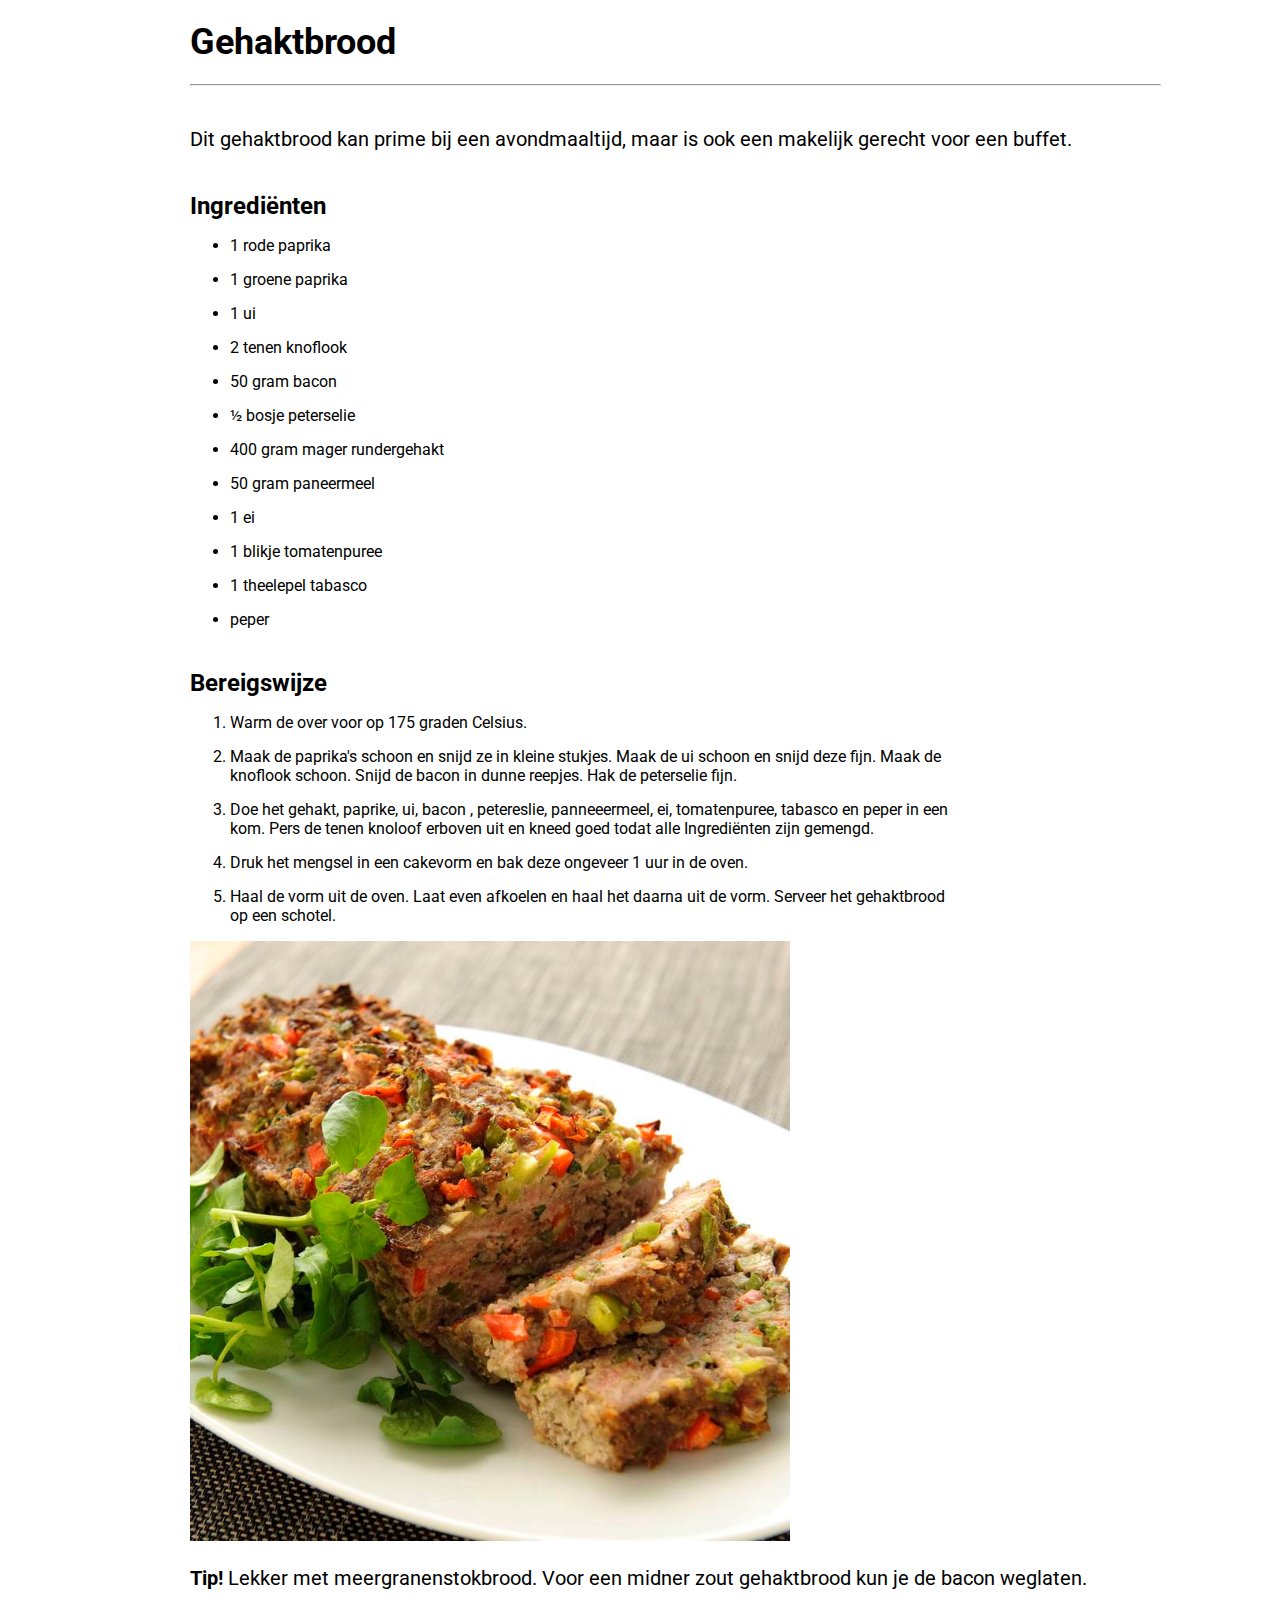
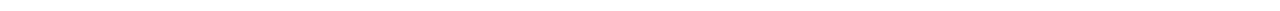
<file: index.html>
<!DOCTYPE html>
<html lang="en">

<head>
    <meta charset="UTF-8">
    <meta name="viewport" content="width=device-width, initial-scale=1.0">
    <link rel="stylesheet" href="style.css">
    <link href="https://fonts.googleapis.com/css2?family=Roboto:wght@300&display=swap" rel="stylesheet">
    <title>B1W601</title>
</head>

<body>
    <div>
        <h1>Gehaktbrood</h1>
        <hr>
        <p>Dit gehaktbrood kan prime bij een avondmaaltijd, maar is ook een makelijk gerecht voor een buffet.</p>
        <h2>Ingrediënten</h2>
        <ul>
            <li>1 rode paprika</li>
            <li>1 groene paprika</li>
            <li>1 ui</li>
            <li>2 tenen knoflook</li>
            <li>50 gram bacon</li>
            <li>½ bosje peterselie</li>
            <li>400 gram mager rundergehakt</li>
            <li>50 gram paneermeel</li>
            <li>1 ei</li>
            <li>1 blikje tomatenpuree</li>
            <li>1 theelepel tabasco</li>
            <li>peper</li>
        </ul>
        <h2>Bereigswijze</h2>
        <ol>
            <li>Warm de over voor op 175 graden Celsius.</li>
            <li>Maak de paprika's schoon en snijd ze in kleine stukjes. Maak de ui schoon en snijd deze fijn. Maak de
                <br>
                knoflook schoon. Snijd de bacon in dunne reepjes. Hak de peterselie fijn.</li>
            <li>Doe het gehakt, paprike, ui, bacon , petereslie, panneeermeel, ei, tomatenpuree, tabasco en peper in een
                <br>
                kom. Pers de tenen knoloof erboven uit en kneed goed todat alle Ingrediënten zijn gemengd.</li>
            <li>Druk het mengsel in een cakevorm en bak deze ongeveer 1 uur in de oven.</li>
            <li>Haal de vorm uit de oven. Laat even afkoelen en haal het daarna uit de vorm. Serveer het gehaktbrood
                <br> op een schotel.</li>
        </ol>
            <img src="afbeeldingen/gehaktbrood.jpg" alt="">

        <footer>
            <p><b>Tip!</b> Lekker met meergranenstokbrood. Voor een midner zout gehaktbrood kun je de bacon weglaten.</p>
        </footer>    
    </div>
</body>

</html>
</file>
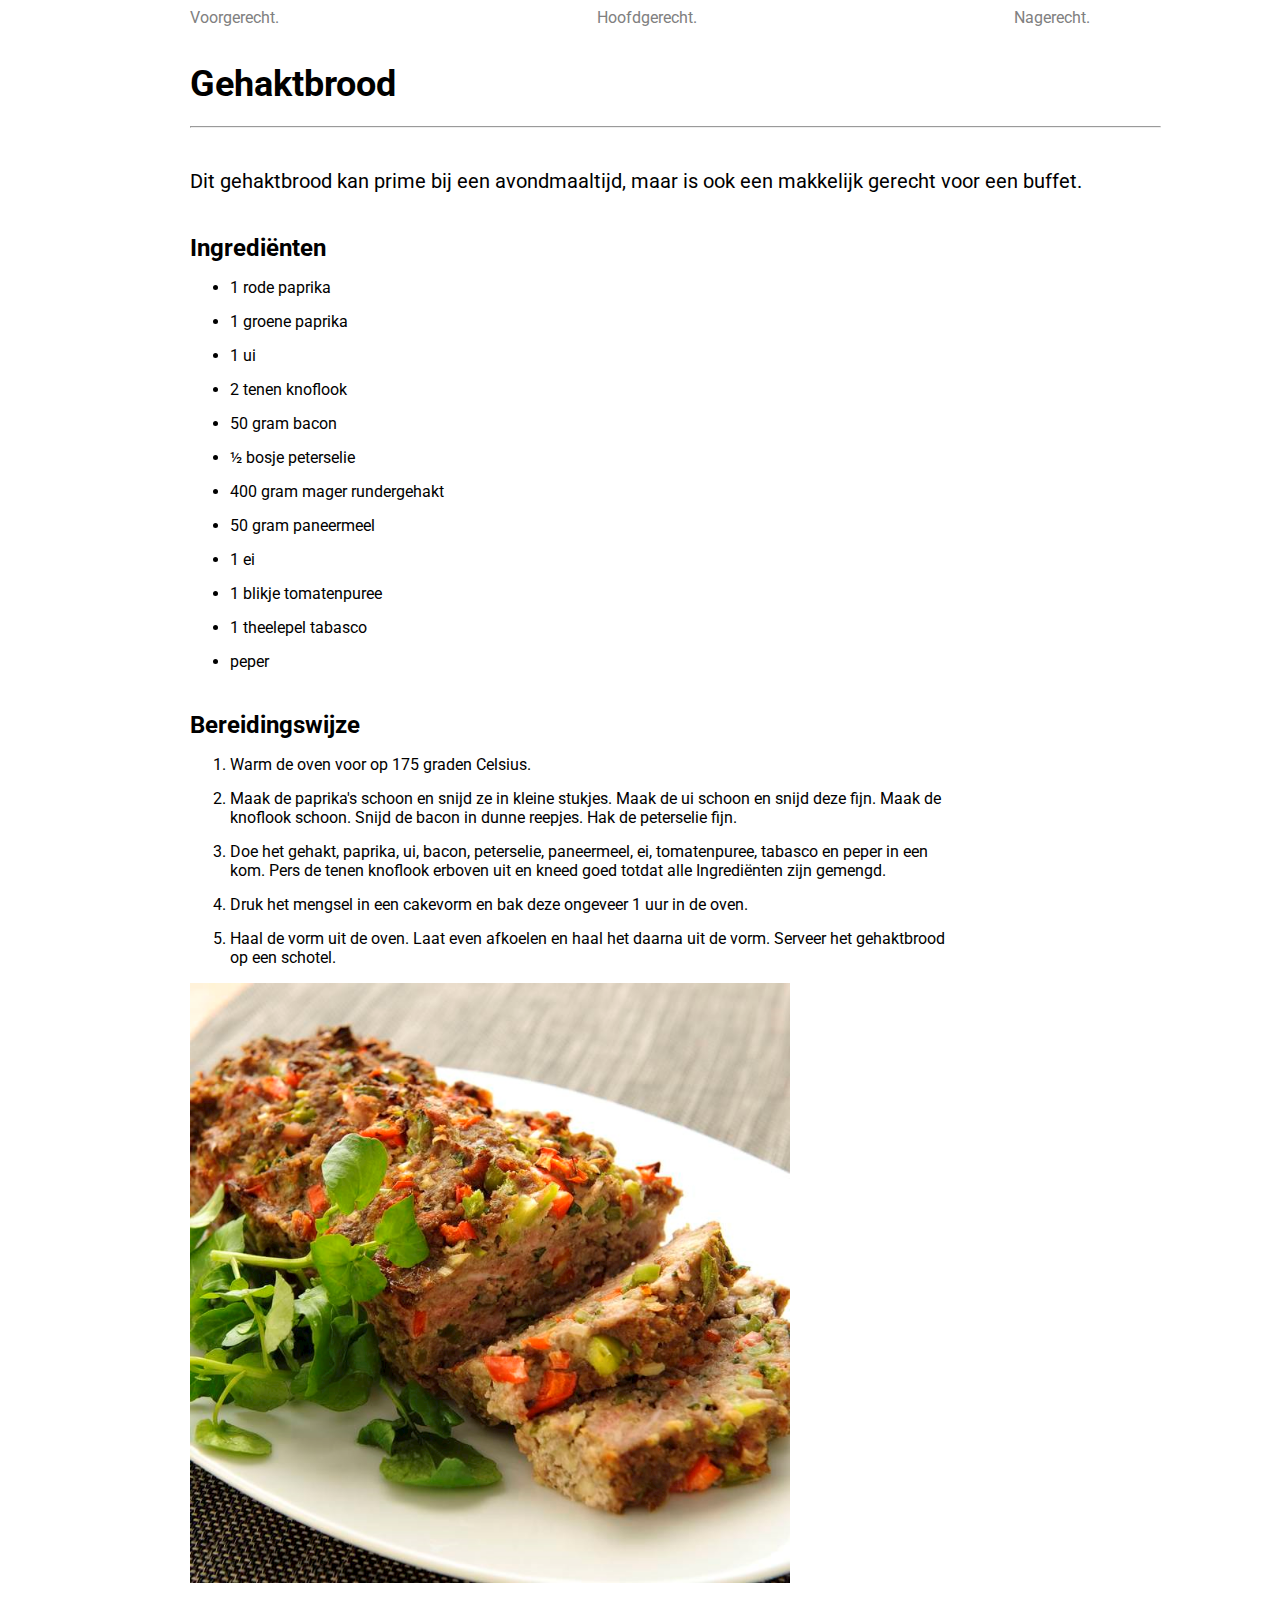
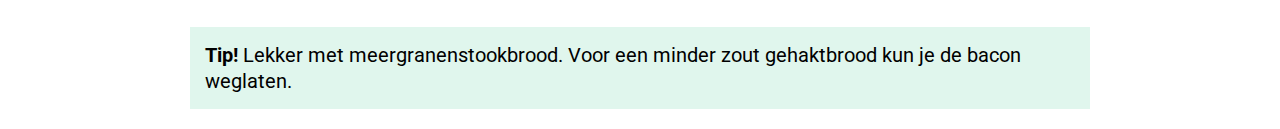
<file: hoofdgerecht.html>
<!DOCTYPE html>
<html lang="en">

<head>
    <meta charset="UTF-8">
    <meta name="viewport" content="width=device-width, initial-scale=1.0">
    <link rel="stylesheet" href="style.css">
    <link href="https://fonts.googleapis.com/css2?family=Roboto:wght@300&display=swap" rel="stylesheet">
    <title>B1W601</title>
</head>

<body>

    <header>
        <nav>
            <ul>
                <li><a href="voorgerecht.html">Voorgerecht.</a></li>
                <li><a href="hoofdgerecht.html">Hoofdgerecht.</a></li>
                <li><a href="nagerecht.html">Nagerecht.</a></li>
            </ul>
        </nav>
    </header>


    <div>
        <h1>Gehaktbrood</h1>
        <hr>
        <p>Dit gehaktbrood kan prime bij een avondmaaltijd, maar is ook een makkelijk gerecht voor een buffet.</p>
        <h2>Ingrediënten</h2>
        <ul>
            <li>1 rode paprika</li>
            <li>1 groene paprika</li>
            <li>1 ui</li>
            <li>2 tenen knoflook</li>
            <li>50 gram bacon</li>
            <li>½ bosje peterselie</li>
            <li>400 gram mager rundergehakt</li>
            <li>50 gram paneermeel</li>
            <li>1 ei</li>
            <li>1 blikje tomatenpuree</li>
            <li>1 theelepel tabasco</li>
            <li>peper</li>
        </ul>
        <h2>Bereidingswijze</h2>
        <ol>
            <li>Warm de oven voor op 175 graden Celsius.</li>
            <li>Maak de paprika's schoon en snijd ze in kleine stukjes. Maak de ui schoon en snijd deze fijn. Maak de
                <br>
              knoflook schoon. Snijd de bacon in dunne reepjes. Hak de peterselie fijn.
            <li>Doe het gehakt, paprika, ui, bacon, peterselie, paneermeel, ei, tomatenpuree, tabasco en peper in een
                <br>
               kom. Pers de tenen knoflook erboven uit en kneed goed totdat alle Ingrediënten zijn gemengd.</li>
            <li>Druk het mengsel in een cakevorm en bak deze ongeveer 1 uur in de oven.</li>
            <li>Haal de vorm uit de oven. Laat even afkoelen en haal het daarna uit de vorm. Serveer het gehaktbrood
                <br> op een schotel.</li>
        </ol>
        <img src="afbeeldingen/gehaktbrood.jpg" alt="">

        <p><b>Tip!</b> Lekker met meergranenstookbrood. Voor een minder zout gehaktbrood kun je de bacon weglaten.</p>
    </div>
</body>

</html>
</file>
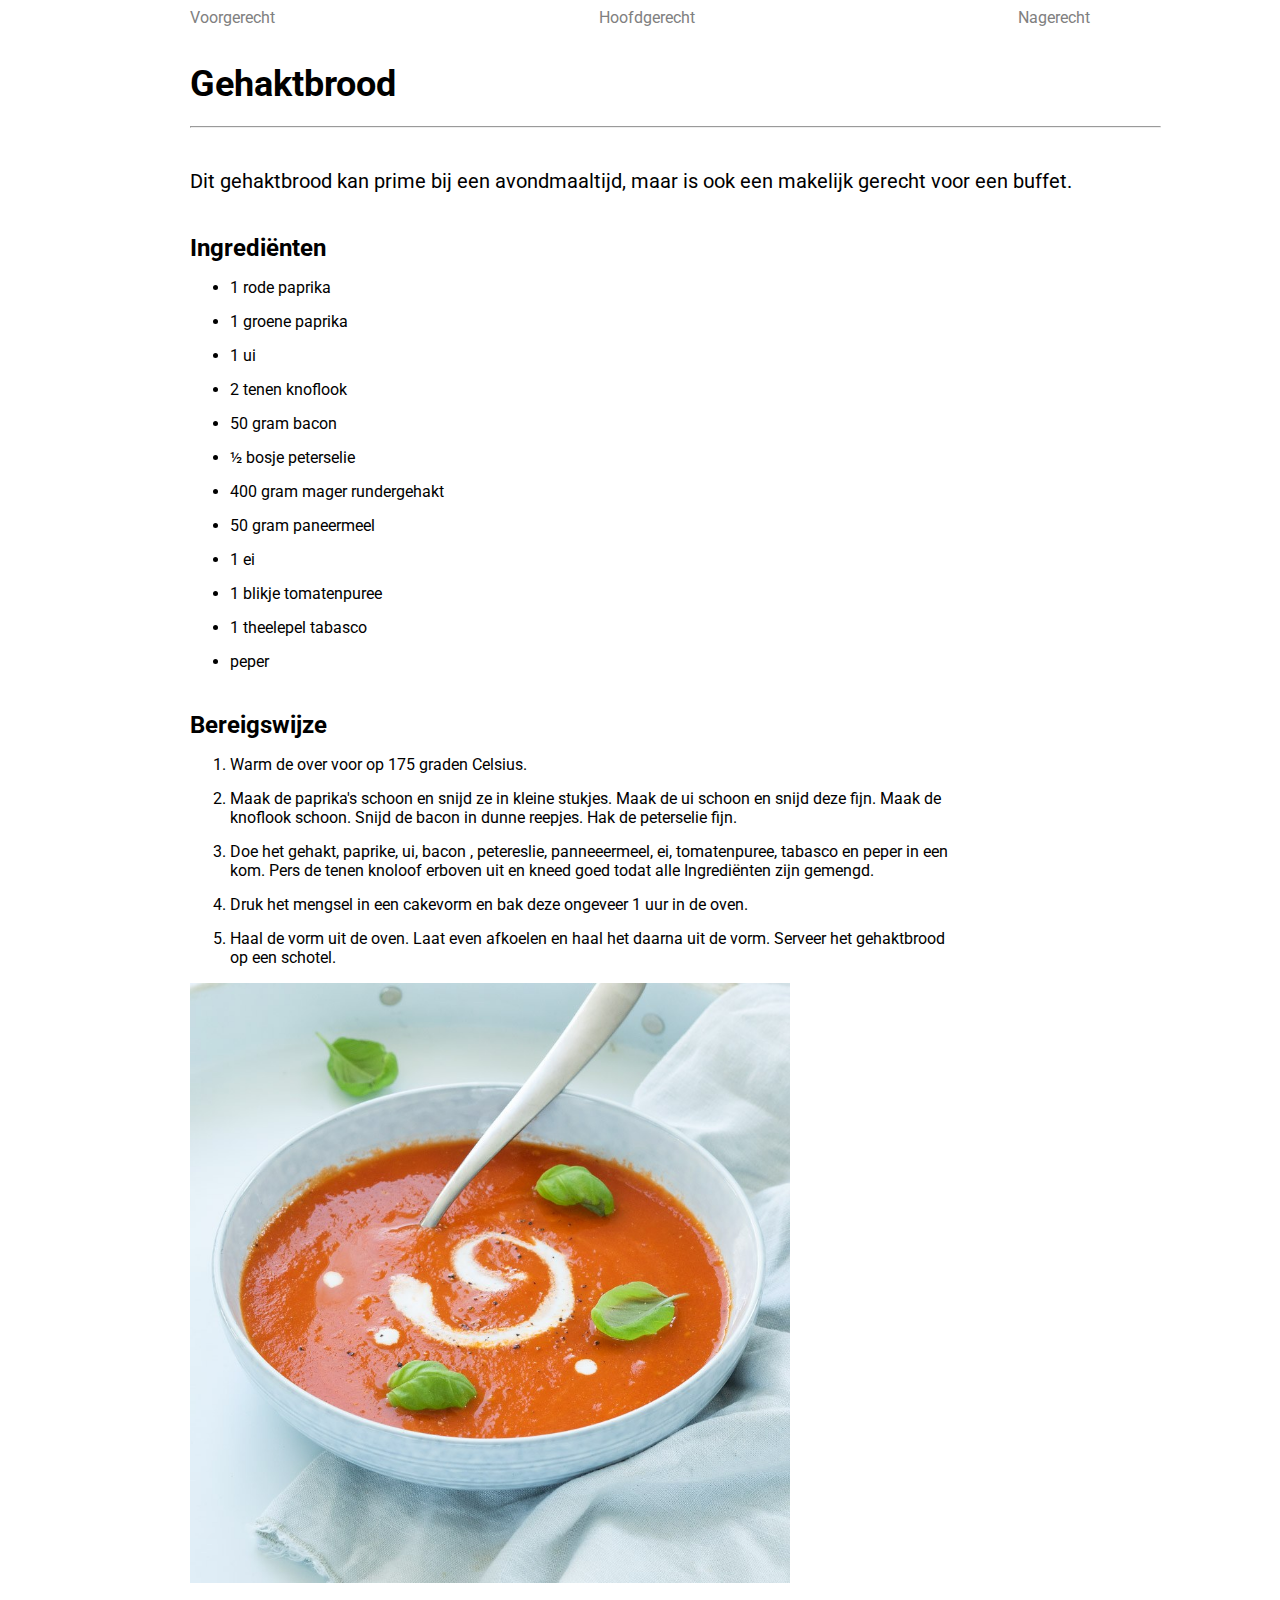
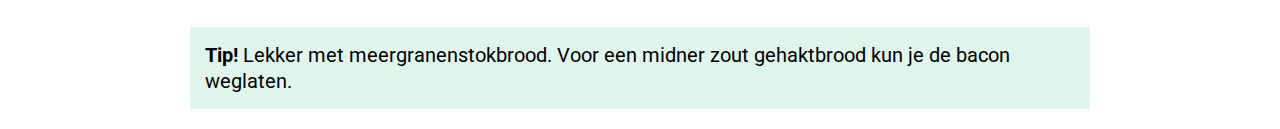
<file: nagerecht.html>
<!DOCTYPE html>
<html lang="en">

<head>
    <meta charset="UTF-8">
    <meta name="viewport" content="width=device-width, initial-scale=1.0">
    <link rel="stylesheet" href="style.css">
    <link href="https://fonts.googleapis.com/css2?family=Roboto:wght@300&display=swap" rel="stylesheet">
    <title>B1W601</title>
</head>

<body>

    <header>
        <nav>
            <ul>
                <li><a href="voorgerecht.html">Voorgerecht</a></li>
                <li><a href="hoofdgerecht.html">Hoofdgerecht</a></li>
                <li><a href="nagerecht.html">Nagerecht</a></li>
            </ul>
        </nav>
    </header>


    <div>
        <h1>Gehaktbrood</h1>
        <hr>
        <p>Dit gehaktbrood kan prime bij een avondmaaltijd, maar is ook een makelijk gerecht voor een buffet.</p>
        <h2>Ingrediënten</h2>
        <ul>
            <li>1 rode paprika</li>
            <li>1 groene paprika</li>
            <li>1 ui</li>
            <li>2 tenen knoflook</li>
            <li>50 gram bacon</li>
            <li>½ bosje peterselie</li>
            <li>400 gram mager rundergehakt</li>
            <li>50 gram paneermeel</li>
            <li>1 ei</li>
            <li>1 blikje tomatenpuree</li>
            <li>1 theelepel tabasco</li>
            <li>peper</li>
        </ul>
        <h2>Bereigswijze</h2>
        <ol>
            <li>Warm de over voor op 175 graden Celsius.</li>
            <li>Maak de paprika's schoon en snijd ze in kleine stukjes. Maak de ui schoon en snijd deze fijn. Maak de
                <br>
                knoflook schoon. Snijd de bacon in dunne reepjes. Hak de peterselie fijn.</li>
            <li>Doe het gehakt, paprike, ui, bacon , petereslie, panneeermeel, ei, tomatenpuree, tabasco en peper in een
                <br>
                kom. Pers de tenen knoloof erboven uit en kneed goed todat alle Ingrediënten zijn gemengd.</li>
            <li>Druk het mengsel in een cakevorm en bak deze ongeveer 1 uur in de oven.</li>
            <li>Haal de vorm uit de oven. Laat even afkoelen en haal het daarna uit de vorm. Serveer het gehaktbrood
                <br> op een schotel.</li>
        </ol>
        <img src="afbeeldingen/tomatensoep.jpg" alt="">

        <p><b>Tip!</b> Lekker met meergranenstokbrood. Voor een midner zout gehaktbrood kun je de bacon weglaten.</p>
    </div>
</body>

</html>
</file>
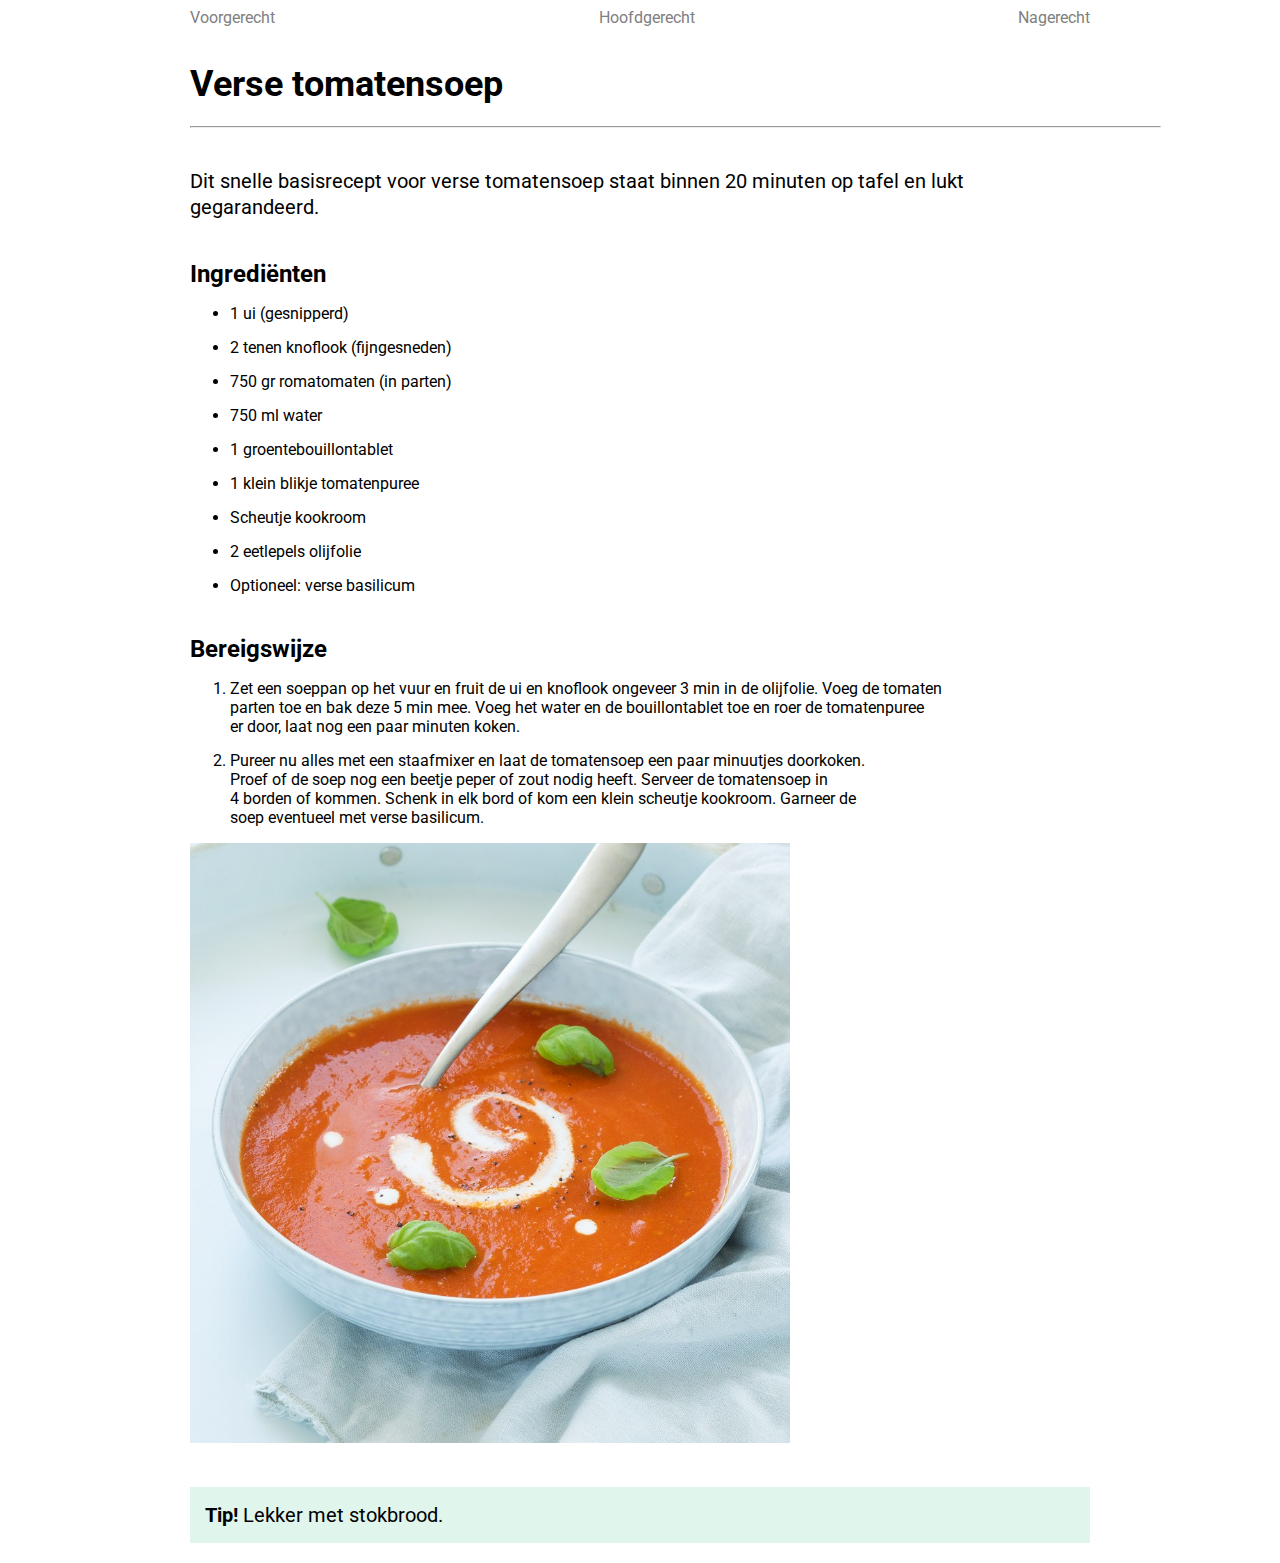
<file: voorgerecht.html>
<!DOCTYPE html>
<html lang="en">

<head>
    <meta charset="UTF-8">
    <meta name="viewport" content="width=device-width, initial-scale=1.0">
    <link rel="stylesheet" href="style.css">
    <link href="https://fonts.googleapis.com/css2?family=Roboto:wght@300&display=swap" rel="stylesheet">
    <title>B1W601</title>
</head>

<body>

    <header>
        <nav>
            <ul>
                <li><a href="voorgerecht.html">Voorgerecht</a></li>
                <li><a href="hoofdgerecht.html">Hoofdgerecht</a></li>
                <li><a href="#">Nagerecht</a></li>
            </ul>
        </nav>
    </header>


    <div>
        <h1>Verse tomatensoep</h1>
        <hr>
        <p>Dit snelle basisrecept voor verse tomatensoep staat binnen 20 minuten op tafel en lukt gegarandeerd.</p>
        <h2>Ingrediënten</h2>
        <ul>
            <li>1 ui (gesnipperd)</li>
            <li>2 tenen knoflook (fijngesneden)</li>
            <li>750 gr romatomaten (in parten)</li>
            <li>750 ml water</li>
            <li>1 groentebouillontablet</li>
            <li>1 klein blikje tomatenpuree</li>
            <li>Scheutje kookroom</li>
            <li>2 eetlepels olijfolie</li>
            <li>Optioneel: verse basilicum</li>
        </ul>
        <h2>Bereigswijze</h2>
        <ol>
            <li>Zet een soeppan op het vuur en fruit de ui en knoflook ongeveer 3 min in de olijfolie. Voeg de
                tomaten<br>
                parten toe en bak deze 5 min mee. Voeg het water en de bouillontablet toe en roer de tomatenpuree<br> er
                door, laat nog een paar minuten koken.</li>

            <li>Pureer nu alles met een staafmixer en laat de tomatensoep een paar minuutjes doorkoken.<br> Proef of de soep
                nog een beetje peper of zout nodig heeft. Serveer de tomatensoep in <br> 4 borden of kommen. Schenk in elk
                bord of kom een klein scheutje kookroom. Garneer de <br>soep eventueel met verse basilicum.</li>

        </ol>
        <img src="afbeeldingen/tomatensoep.jpg" alt="">

        <p><b>Tip!</b> Lekker met stokbrood.</p>
    </div>
</body>

</html>
</file>
<file: style.css>
*{
    font-family: 'Roboto', sans-serif;
}

header nav ul{
    padding: 10px;
}

header nav ul{
    display: flex;
    justify-content: space-between;
    width: 100vh;
    margin: 0 auto;
    padding: 0;
}


header nav ul li{
    display: inline;
}

header nav ul li a{
    color: grey;
    text-decoration:none;
  
}





hr{
    margin: 0px 0px 40px 0px;
    width: 969px;
}
div{
    width: 100vh;
    margin: 0 auto;
}


li{
    margin: 0 0 15px 0;
}

h1{
    font-size: 36px;
    line-height: 36px;
}
h2{
    margin: 40px 0px 0px;
}

p{
    font-size: 20px;
    line-height: 26px;
}

img{
    width: 600px;
    height: 600px;
}



p:nth-of-type(2){
    margin-top: 40px;
    background-color: #e0f6ed;
    padding: 15px;
}
</file>
